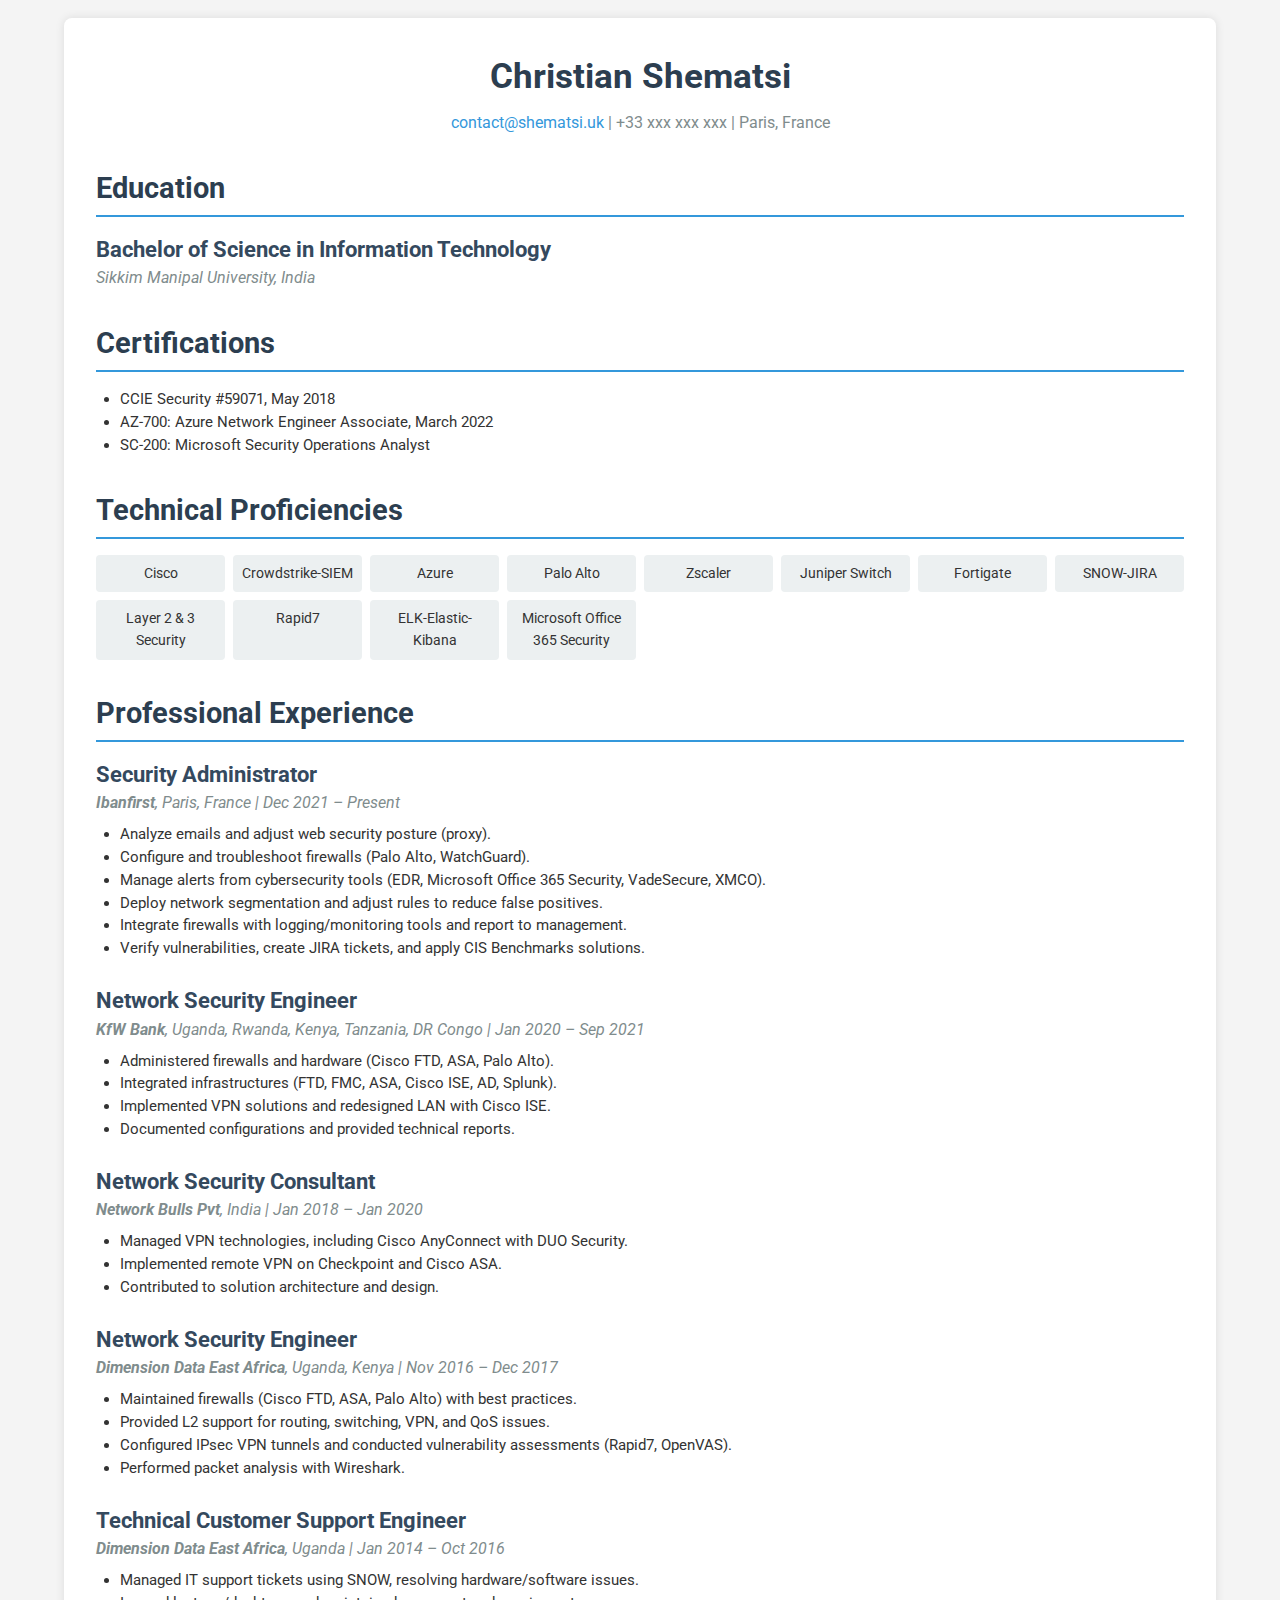
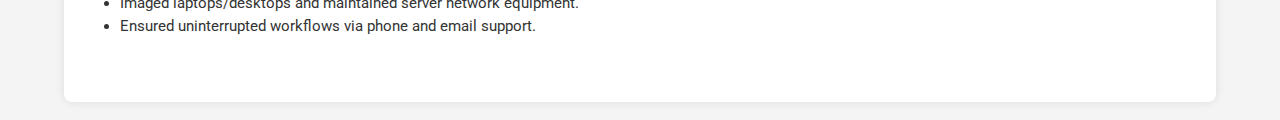
<file: index.html>
<!DOCTYPE html>
<html lang="en">
<head>
    <meta charset="UTF-8">
    <meta name="viewport" content="width=device-width, initial-scale=1.0, maximum-scale=1.0, user-scalable=no">
    <title>Christian Shematsi - Resume</title>
    <link rel="stylesheet" href="styles.css">
    <link href="https://fonts.googleapis.com/css2?family=Roboto:wght@300;400;700&display=swap" rel="stylesheet">
</head>
<body>
    <div class="container">
        <!-- Header Section -->
        <header>
            <h1>Christian Shematsi</h1>
            <p class="contact-info">
                <a href="mailto:shematsic@gmail.com">contact@shematsi.uk</a> | +33 xxx xxx xxx | Paris, France
            </p>
        </header>

        <!-- Education Section -->
        <section class="section">
            <h2>Education</h2>
            <div class="entry">
                <h3>Bachelor of Science in Information Technology</h3>
                <p>Sikkim Manipal University, India</p>
            </div>
        </section>

        <!-- Certifications Section -->
        <section class="section">
            <h2>Certifications</h2>
            <ul>
                <li>CCIE Security #59071, May 2018</li>
                <li>AZ-700: Azure Network Engineer Associate, March 2022</li>
                <li>SC-200: Microsoft Security Operations Analyst</li>
            </ul>
        </section>

        <!-- Technical Proficiencies Section -->
        <section class="section">
            <h2>Technical Proficiencies</h2>
            <div class="skills-grid">
                <span>Cisco</span>
                <span>Crowdstrike-SIEM</span>
                <span>Azure</span>
                <span>Palo Alto</span>
                <span>Zscaler</span>
                <span>Juniper Switch</span>
                <span>Fortigate</span>
                <span>SNOW-JIRA</span>
                <span>Layer 2 & 3 Security</span>
                <span>Rapid7</span>
                <span>ELK-Elastic-Kibana</span>
                <span>Microsoft Office 365 Security</span>
            </div>
        </section>

        <!-- Professional Experience Section -->
        <section class="section">
            <h2>Professional Experience</h2>

            <div class="entry">
                <h3>Security Administrator</h3>
                <p><strong>Ibanfirst</strong>, Paris, France | Dec 2021 – Present</p>
                <ul>
                    <li>Analyze emails and adjust web security posture (proxy).</li>
                    <li>Configure and troubleshoot firewalls (Palo Alto, WatchGuard).</li>
                    <li>Manage alerts from cybersecurity tools (EDR, Microsoft Office 365 Security, VadeSecure, XMCO).</li>
                    <li>Deploy network segmentation and adjust rules to reduce false positives.</li>
                    <li>Integrate firewalls with logging/monitoring tools and report to management.</li>
                    <li>Verify vulnerabilities, create JIRA tickets, and apply CIS Benchmarks solutions.</li>
                </ul>
            </div>

            <div class="entry">
                <h3>Network Security Engineer</h3>
                <p><strong>KfW Bank</strong>, Uganda, Rwanda, Kenya, Tanzania, DR Congo | Jan 2020 – Sep 2021</p>
                <ul>
                    <li>Administered firewalls and hardware (Cisco FTD, ASA, Palo Alto).</li>
                    <li>Integrated infrastructures (FTD, FMC, ASA, Cisco ISE, AD, Splunk).</li>
                    <li>Implemented VPN solutions and redesigned LAN with Cisco ISE.</li>
                    <li>Documented configurations and provided technical reports.</li>
                </ul>
            </div>

            <div class="entry">
                <h3>Network Security Consultant</h3>
                <p><strong>Network Bulls Pvt</strong>, India | Jan 2018 – Jan 2020</p>
                <ul>
                    <li>Managed VPN technologies, including Cisco AnyConnect with DUO Security.</li>
                    <li>Implemented remote VPN on Checkpoint and Cisco ASA.</li>
                    <li>Contributed to solution architecture and design.</li>
                </ul>
            </div>

            <div class="entry">
                <h3>Network Security Engineer</h3>
                <p><strong>Dimension Data East Africa</strong>, Uganda, Kenya | Nov 2016 – Dec 2017</p>
                <ul>
                    <li>Maintained firewalls (Cisco FTD, ASA, Palo Alto) with best practices.</li>
                    <li>Provided L2 support for routing, switching, VPN, and QoS issues.</li>
                    <li>Configured IPsec VPN tunnels and conducted vulnerability assessments (Rapid7, OpenVAS).</li>
                    <li>Performed packet analysis with Wireshark.</li>
                </ul>
            </div>

            <div class="entry">
                <h3>Technical Customer Support Engineer</h3>
                <p><strong>Dimension Data East Africa</strong>, Uganda | Jan 2014 – Oct 2016</p>
                <ul>
                    <li>Managed IT support tickets using SNOW, resolving hardware/software issues.</li>
                    <li>Imaged laptops/desktops and maintained server network equipment.</li>
                    <li>Ensured uninterrupted workflows via phone and email support.</li>
                </ul>
            </div>
        </section>
    </div>
</body>
</html>
</file>
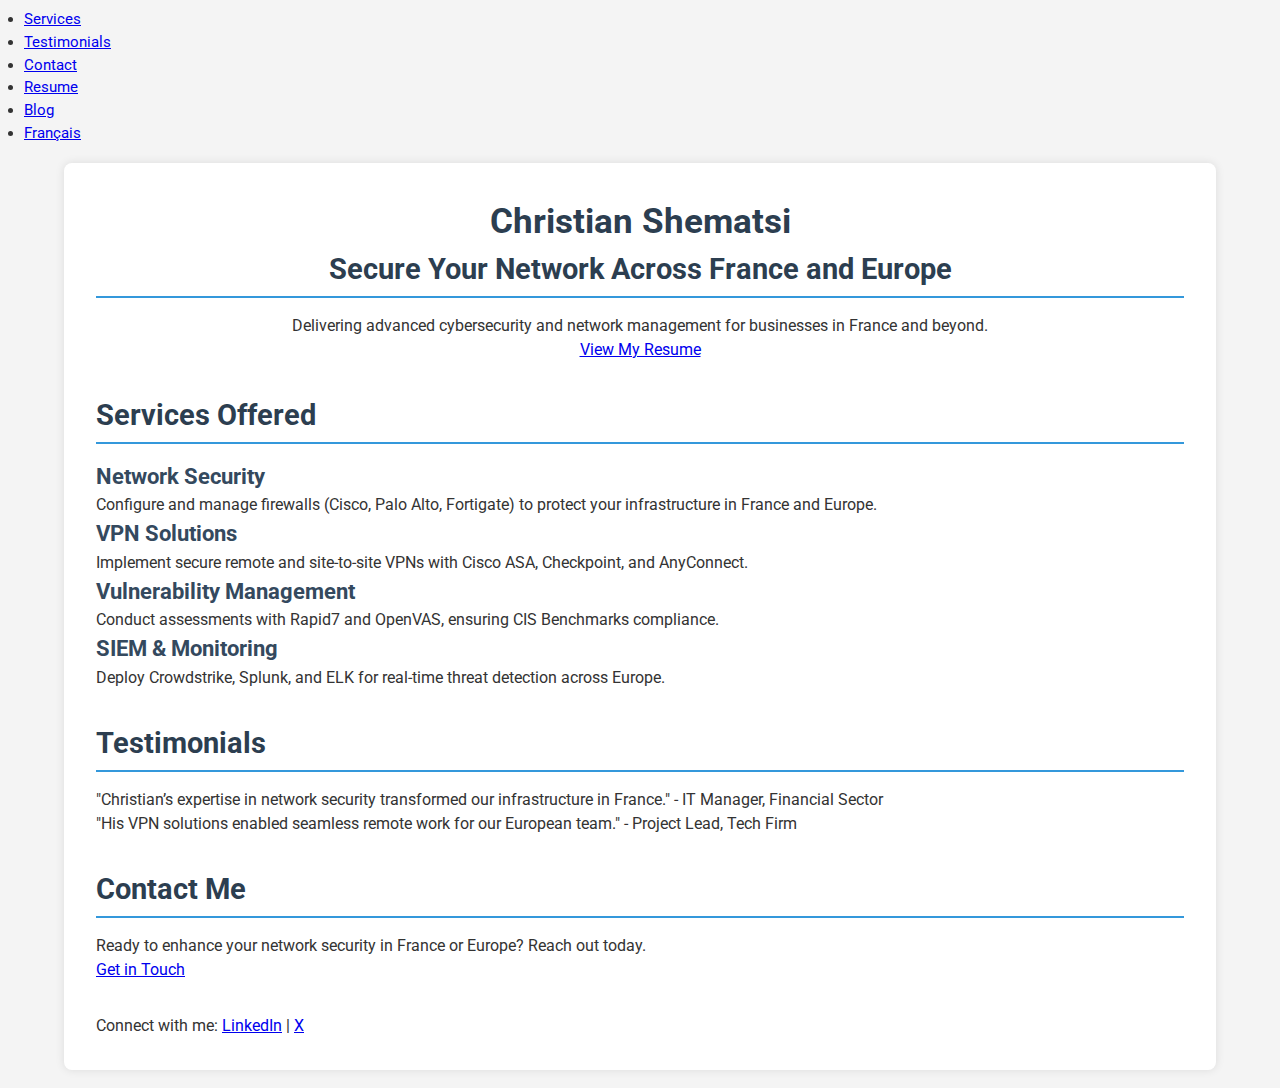
<file: index-fr.html>
<!DOCTYPE html>
<html lang="en">
<head>
    <meta charset="UTF-8">
    <meta name="viewport" content="width=device-width, initial-scale=1.0, maximum-scale=1.0, user-scalable=no">
    <title>Christian Shematsi - IT Services</title>
    <meta name="description" content="Christian Shematsi offers expert IT and network security services across France and Europe, specializing in firewall management, VPN solutions, and SIEM.">
    <meta name="keywords" content="Christian Shematsi, IT services France, network security France, cybersecurity consultant Europe, firewall management, VPN solutions, SIEM, CCIE Security">
    <meta name="author" content="Christian Shematsi">
    <meta name="robots" content="index, follow">
    <!-- Hreflang for Multilingual SEO -->
    <link rel="alternate" hreflang="en" href="https://shematsi.uk/">
    <link rel="alternate" hreflang="fr" href="https://shematsi.fr/">
    <!-- Schema Markup -->
    <script type="application/ld+json">
    {
      "@context": "https://schema.org",
      "@type": "Person",
      "name": "Christian Shematsi",
      "jobTitle": "Network Security Consultant",
      "email": "contact@shematsi.uk",
      "address": {
        "@type": "PostalAddress",
        "addressLocality": "Paris",
        "addressRegion": "Île-de-France",
        "addressCountry": "France"
      },
      "url": "https://shematsi.uk"
    }
    </script>
    <!-- Config Script -->
    <script src="config.js"></script>
    <!-- Language Redirection -->
    <script>
      if (!sessionStorage.getItem('languageRedirected')) {
        const userLang = navigator.language || navigator.languages[0];
        if (userLang.startsWith('fr') && window.location.pathname !== '/index-fr.html') {
          sessionStorage.setItem('languageRedirected', 'true');
          window.location.href = '/index-fr.html';
        }
      }
    </script>
    <link rel="stylesheet" href="styles.css">
    <link href="https://fonts.googleapis.com/css2?family=Roboto:wght@300;400;700&display=swap" rel="stylesheet">
    <link rel="icon" type="image/x-icon" href="favicon.ico">
</head>
<body>
    <nav class="sticky-nav">
        <ul>
            <li><a href="#services">Services</a></li>
            <li><a href="#testimonials">Testimonials</a></li>
            <li><a href="resume.html#contact">Contact</a></li>
            <li><a href="resume.html">Resume</a></li>
            <li><a href="blog.html">Blog</a></li>
            <li><a href="index-fr.html">Français</a></li>
        </ul>
    </nav>
    <div class="container">
        <!-- Hero Section -->
        <header class="hero">
            <h1>Christian Shematsi</h1>
            <h2>Secure Your Network Across France and Europe</h2>
            <p>Delivering advanced cybersecurity and network management for businesses in France and beyond.</p>
            <a href="resume.html" class="cta-button">View My Resume</a>
        </header>

        <!-- Services Section -->
        <section class="section" id="services">
            <h2>Services Offered</h2>
            <div class="services-grid">
                <div class="service">
                    <h3>Network Security</h3>
                    <p>Configure and manage firewalls (Cisco, Palo Alto, Fortigate) to protect your infrastructure in France and Europe.</p>
                </div>
                <div class="service">
                    <h3>VPN Solutions</h3>
                    <p>Implement secure remote and site-to-site VPNs with Cisco ASA, Checkpoint, and AnyConnect.</p>
                </div>
                <div class="service">
                    <h3>Vulnerability Management</h3>
                    <p>Conduct assessments with Rapid7 and OpenVAS, ensuring CIS Benchmarks compliance.</p>
                </div>
                <div class="service">
                    <h3>SIEM & Monitoring</h3>
                    <p>Deploy Crowdstrike, Splunk, and ELK for real-time threat detection across Europe.</p>
                </div>
            </div>
        </section>

        <!-- Testimonials Section -->
        <section class="section" id="testimonials">
            <h2>Testimonials</h2>
            <div class="testimonial">
                <p>"Christian’s expertise in network security transformed our infrastructure in France." - IT Manager, Financial Sector</p>
            </div>
            <div class="testimonial">
                <p>"His VPN solutions enabled seamless remote work for our European team." - Project Lead, Tech Firm</p>
            </div>
        </section>

        <!-- Contact Section -->
        <section class="section">
            <h2>Contact Me</h2>
            <p>Ready to enhance your network security in France or Europe? Reach out today.</p>
            <a href="resume.html#contact" class="cta-button">Get in Touch</a>
        </section>

        <!-- Footer -->
        <footer>
            <p>Connect with me: <a id="linkedin" href="#">LinkedIn</a> | <a id="x-profile" href="#">X</a></p>
            <script>
              document.getElementById('linkedin').href = CONFIG.linkedinUrl;
              document.getElementById('x-profile').href = CONFIG.xUrl;
            </script>
        </footer>
    </div>
</body>
</html>
</file>
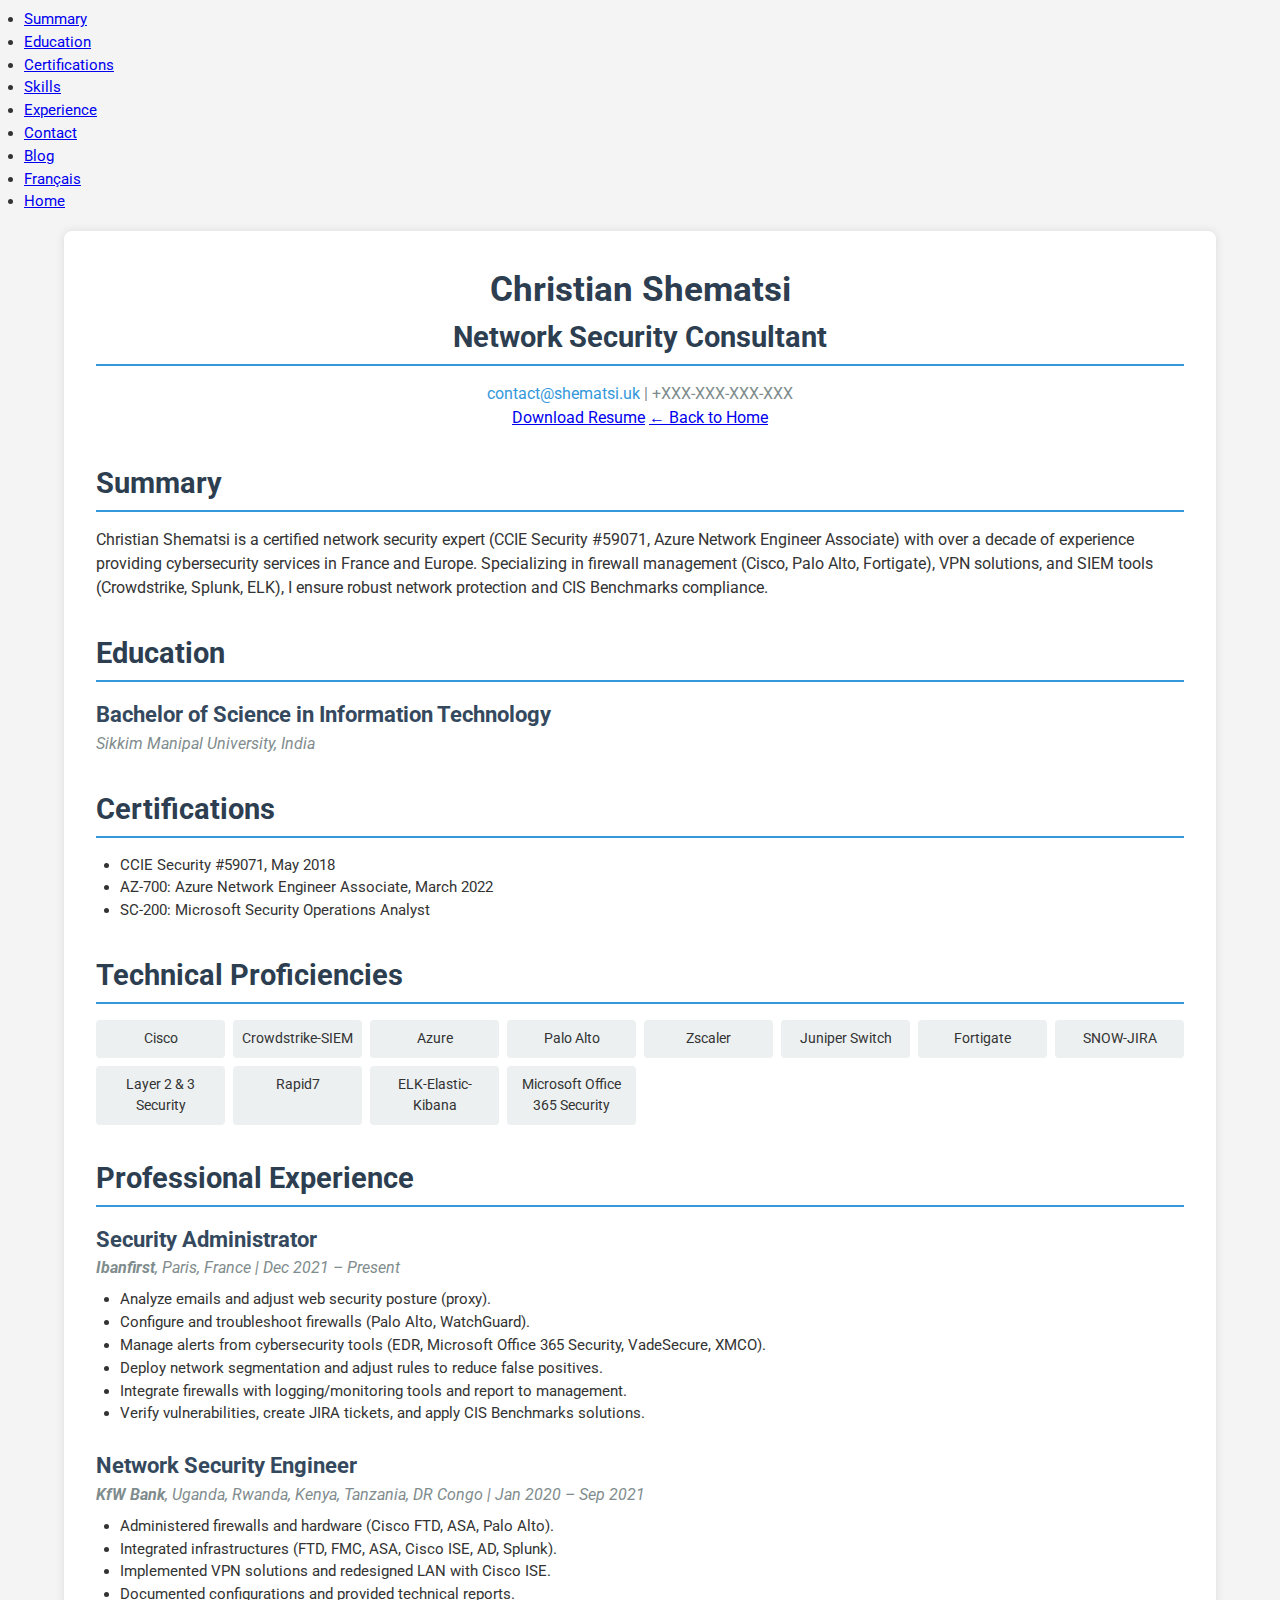
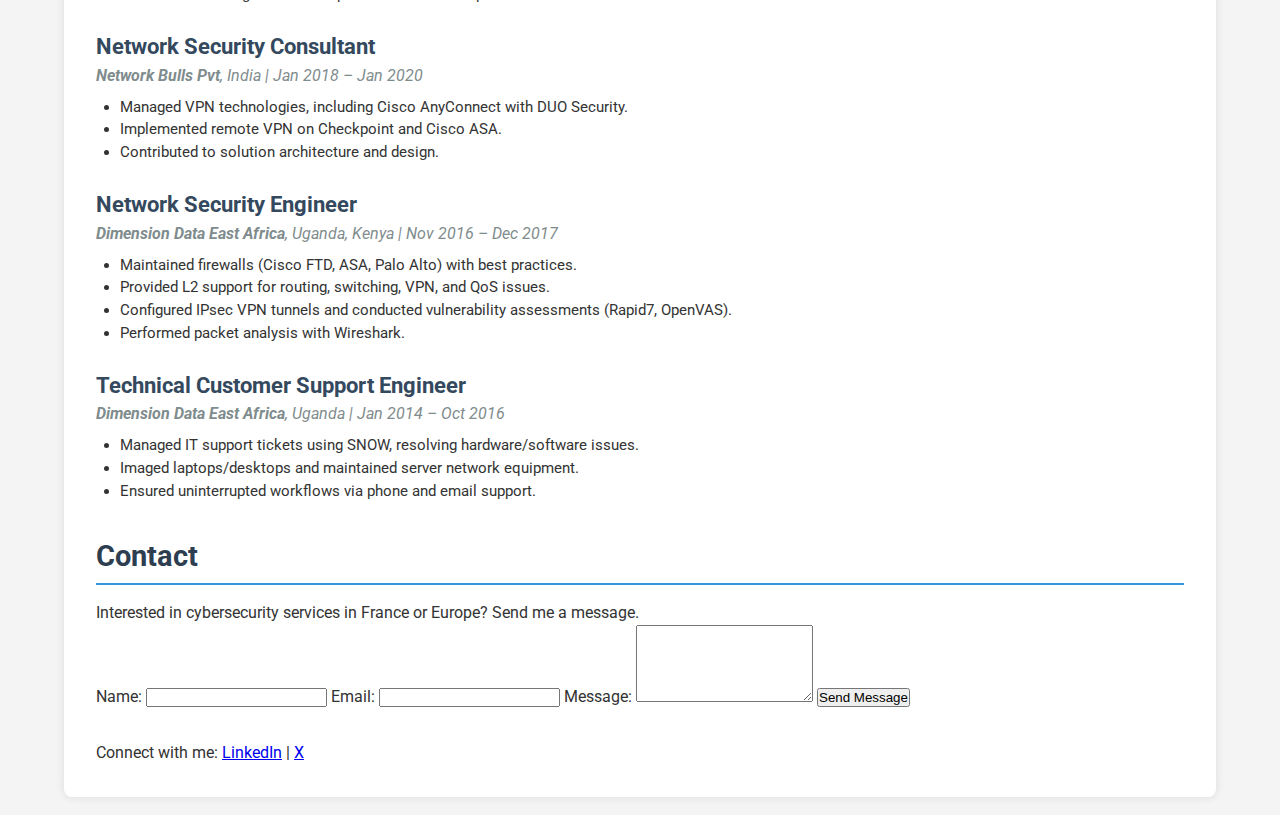
<file: resume-fr.html>
<!DOCTYPE html>
<html lang="fr">
<head>
    <meta charset="UTF-8">
    <meta name="viewport" content="width=device-width, initial-scale=1.0, maximum-scale=1.0, user-scalable=no">
    <title>Christian Shematsi - CV</title>
    <meta name="description" content="CV de Christian Shematsi, expert certifié en sécurité réseau (CCIE, Azure) proposant des services de cybersécurité en France et en Europe.">
    <meta name="keywords" content="Christian Shematsi CV, sécurité réseau France, consultant cybersécurité Europe, CCIE Security, Azure Network Engineer, services informatiques France">
    <meta name="author" content="Christian Shematsi">
    <meta name="robots" content="index, follow">
    <!-- Hreflang for Multilingual SEO -->
    <link rel="alternate" hreflang="en" href="https://shematsi.uk/resume.html">
    <link rel="alternate" hreflang="fr" href="https://shematsi.fr/resume-fr.html">
    <!-- Schema Markup -->
    <script type="application/ld+json">
    {
      "@context": "https://schema.org",
      "@type": "Person",
      "name": "Christian Shematsi",
      "jobTitle": "Consultant en Sécurité Réseau",
      "email": "contact@shematsi.uk",
      "address": {
        "@type": "PostalAddress",
        "addressLocality": "Paris",
        "addressRegion": "Île-de-France",
        "addressCountry": "France"
      },
      "url": "https://shematsi.fr/resume-fr.html"
    }
    </script>
    <!-- Config Script -->
    <script src="config.js"></script>
    <!-- Language Redirection -->
    <script>
      if (!sessionStorage.getItem('languageRedirected')) {
        const userLang = navigator.language || navigator.languages[0];
        if (userLang.startsWith('en') && window.location.pathname !== '/resume.html') {
          sessionStorage.setItem('languageRedirected', 'true');
          window.location.href = '/resume.html';
        }
      }
    </script>
    <link rel="stylesheet" href="styles.css">
    <link href="https://fonts.googleapis.com/css2?family=Roboto:wght@300;400;700&display=swap" rel="stylesheet">
    <link rel="icon" type="image/x-icon" href="favicon.ico">
</head>
<body>
    <nav class="sticky-nav">
        <ul>
            <li><a href="#resume">Résumé</a></li>
            <li><a href="#education">Formation</a></li>
            <li><a href="#certifications">Certifications</a></li>
            <li><a href="#competences">Compétences</a></li>
            <li><a href="#experience">Expérience</a></li>
            <li><a href="#contact">Contact</a></li>
            <li><a href="blog-fr.html">Blog</a></li>
            <li><a href="resume.html">English</a></li>
            <li><a href="index-fr.html">Accueil</a></li>
        </ul>
    </nav>
    <div class="container">
        <!-- Header Section -->
        <header>
            <h1>Christian Shematsi</h1>
            <h2>Consultant en Sécurité Réseau</h2>
            <p class="contact-info">
                <a href="mailto:contact@shematsi.uk">contact@shematsi.uk</a> | <span id="phone-number"></span>
            </p>
            <a href="resume-CV-Christian.pdf" class="cta-button" download>Télécharger CV</a>
            <a href="index-fr.html" class="back-link">← Retour à l'Accueil</a>
        </header>

        <!-- Summary Section -->
        <section class="section" id="resume">
            <h2>Résumé</h2>
            <p>Christian Shematsi est un expert certifié en sécurité réseau (CCIE Security #59071, Azure Network Engineer Associate) avec plus d'une décennie d'expérience dans la fourniture de services de cybersécurité en France et en Europe. Spécialisé dans la gestion de pare-feu (Cisco, Palo Alto, Fortigate), les solutions VPN et les outils SIEM (Crowdstrike, Splunk, ELK), je garantis une protection robuste des réseaux et la conformité aux normes CIS.</p>
        </section>

        <!-- Education Section -->
        <section class="section" id="education">
            <h2>Formation</h2>
            <div class="entry">
                <h3>Licence en Technologies de l'Information</h3>
                <p>Sikkim Manipal University, Inde</p>
            </div>
        </section>

        <!-- Certifications Section -->
        <section class="section" id="certifications">
            <h2>Certifications</h2>
            <ul>
                <li>CCIE Security #59071, Mai 2018</li>
                <li>AZ-700: Azure Network Engineer Associate, Mars 2022</li>
                <li>SC-200: Microsoft Security Operations Analyst</li>
            </ul>
        </section>

        <!-- Technical Proficiencies Section -->
        <section class="section" id="competences">
            <h2>Compétences Techniques</h2>
            <div class="skills-grid">
                <span>Cisco</span>
                <span>Crowdstrike-SIEM</span>
                <span>Azure</span>
                <span>Palo Alto</span>
                <span>Zscaler</span>
                <span>Juniper Switch</span>
                <span>Fortigate</span>
                <span>SNOW-JIRA</span>
                <span>Sécurité Couche 2 & 3</span>
                <span>Rapid7</span>
                <span>ELK-Elastic-Kibana</span>
                <span>Microsoft Office 365 Sécurité</span>
            </div>
        </section>

        <!-- Professional Experience Section -->
        <section class="section" id="experience">
            <h2>Expérience Professionnelle</h2>

            <div class="entry">
                <h3>Administrateur Sécurité</h3>
                <p><strong>Ibanfirst</strong>, Paris, France | Déc 2021 – Présent</p>
                <ul>
                    <li>Analyser les e-mails et ajuster la posture de sécurité web (proxy).</li>
                    <li>Configurer et dépanner les pare-feu (Palo Alto, WatchGuard).</li>
                    <li>Gérer les alertes des outils de cybersécurité (EDR, Microsoft Office 365 Sécurité, VadeSecure, XMCO).</li>
                    <li>Déployer la segmentation réseau et ajuster les règles pour réduire les faux positifs.</li>
                    <li>Intégrer les pare-feu avec des outils de journalisation/surveillance et rapporter à la direction.</li>
                    <li>Vérifier les vulnérabilités, créer des tickets JIRA et appliquer les solutions conformes aux normes CIS.</li>
                </ul>
            </div>

            <div class="entry">
                <h3>Ingénieur Sécurité Réseau</h3>
                <p><strong>KfW Bank</strong>, Ouganda, Rwanda, Kenya, Tanzanie, RDC | Jan 2020 – Sep 2021</p>
                <ul>
                    <li>Administrer les pare-feu et le matériel (Cisco FTD, ASA, Palo Alto).</li>
                    <li>Intégrer les infrastructures (FTD, FMC, ASA, Cisco ISE, AD, Splunk).</li>
                    <li>Mettre en œuvre des solutions VPN et redesigner le LAN avec Cisco ISE.</li>
                    <li>Documenter les configurations et fournir des rapports techniques.</li>
                </ul>
            </div>

            <div class="entry">
                <h3>Consultant en Sécurité Réseau</h3>
                <p><strong>Network Bulls Pvt</strong>, Inde | Jan 2018 – Jan 2020</p>
                <ul>
                    <li>Gérer les technologies VPN, y compris Cisco AnyConnect avec DUO Security.</li>
                    <li>Mettre en œuvre des VPN à distance sur Checkpoint et Cisco ASA.</li>
                    <li>Contribuer à l'architecture et à la conception de solutions.</li>
                </ul>
            </div>

            <div class="entry">
                <h3>Ingénieur Sécurité Réseau</h3>
                <p><strong>Dimension Data East Africa</strong>, Ouganda, Kenya | Nov 2016 – Déc 2017</p>
                <ul>
                    <li>Maintenir les pare-feu (Cisco FTD, ASA, Palo Alto) avec les meilleures pratiques.</li>
                    <li>Fournir un support L2 pour les problèmes de routage, commutation, VPN et QoS.</li>
                    <li>Configurer des tunnels VPN IPsec et réaliser des évaluations de vulnérabilités (Rapid7, OpenVAS).</li>
                    <li>Effectuer une analyse de paquets avec Wireshark.</li>
                </ul>
            </div>

            <div class="entry">
                <h3>Ingénieur Support Client Technique</h3>
                <p><strong>Dimension Data East Africa</strong>, Ouganda | Jan 2014 – Oct 2016</p>
                <ul>
                    <li>Gérer les tickets de support informatique avec SNOW, résolvant les problèmes matériels/logiciels.</li>
                    <li>Installer des images sur ordinateurs portables/bureaux et maintenir l'équipement réseau des serveurs.</li>
                    <li>Assurer des flux de travail ininterrompus via un support téléphonique et par e-mail.</li>
                </ul>
            </div>
        </section>

        <!-- Contact Form Section -->
        <section class="section" id="contact">
            <h2>Contact</h2>
            <p>Intéressé par des services de cybersécurité en France ou en Europe ? Envoyez-moi un message.</p>
            <form id="contact-form" method="POST" class="contact-form">
                <label for="name">Nom :</label>
                <input type="text" id="name" name="name" required>
                
                <label for="email">E-mail :</label>
                <input type="email" id="email" name="email" required>
                
                <label for="message">Message :</label>
                <textarea id="message" name="message" rows="5" required></textarea>
                
                <button type="submit" class="cta-button">Envoyer Message</button>
            </form>
        </section>

        <!-- Footer -->
        <footer>
            <p>Connectez-vous avec moi : <a id="linkedin" href="#">LinkedIn</a> | <a id="x-profile" href="#">X</a></p>
            <script>
              // Set Formspree endpoint
              document.getElementById('contact-form').action = CONFIG.formspreeEndpoint;
              // Set contact info
              document.getElementById('linkedin').href = CONFIG.linkedinUrl;
              document.getElementById('x-profile').href = CONFIG.xUrl;
              document.getElementById('phone-number').textContent = CONFIG.phoneNumber;
            </script>
        </footer>
    </div>
</body>
</html>
</file>
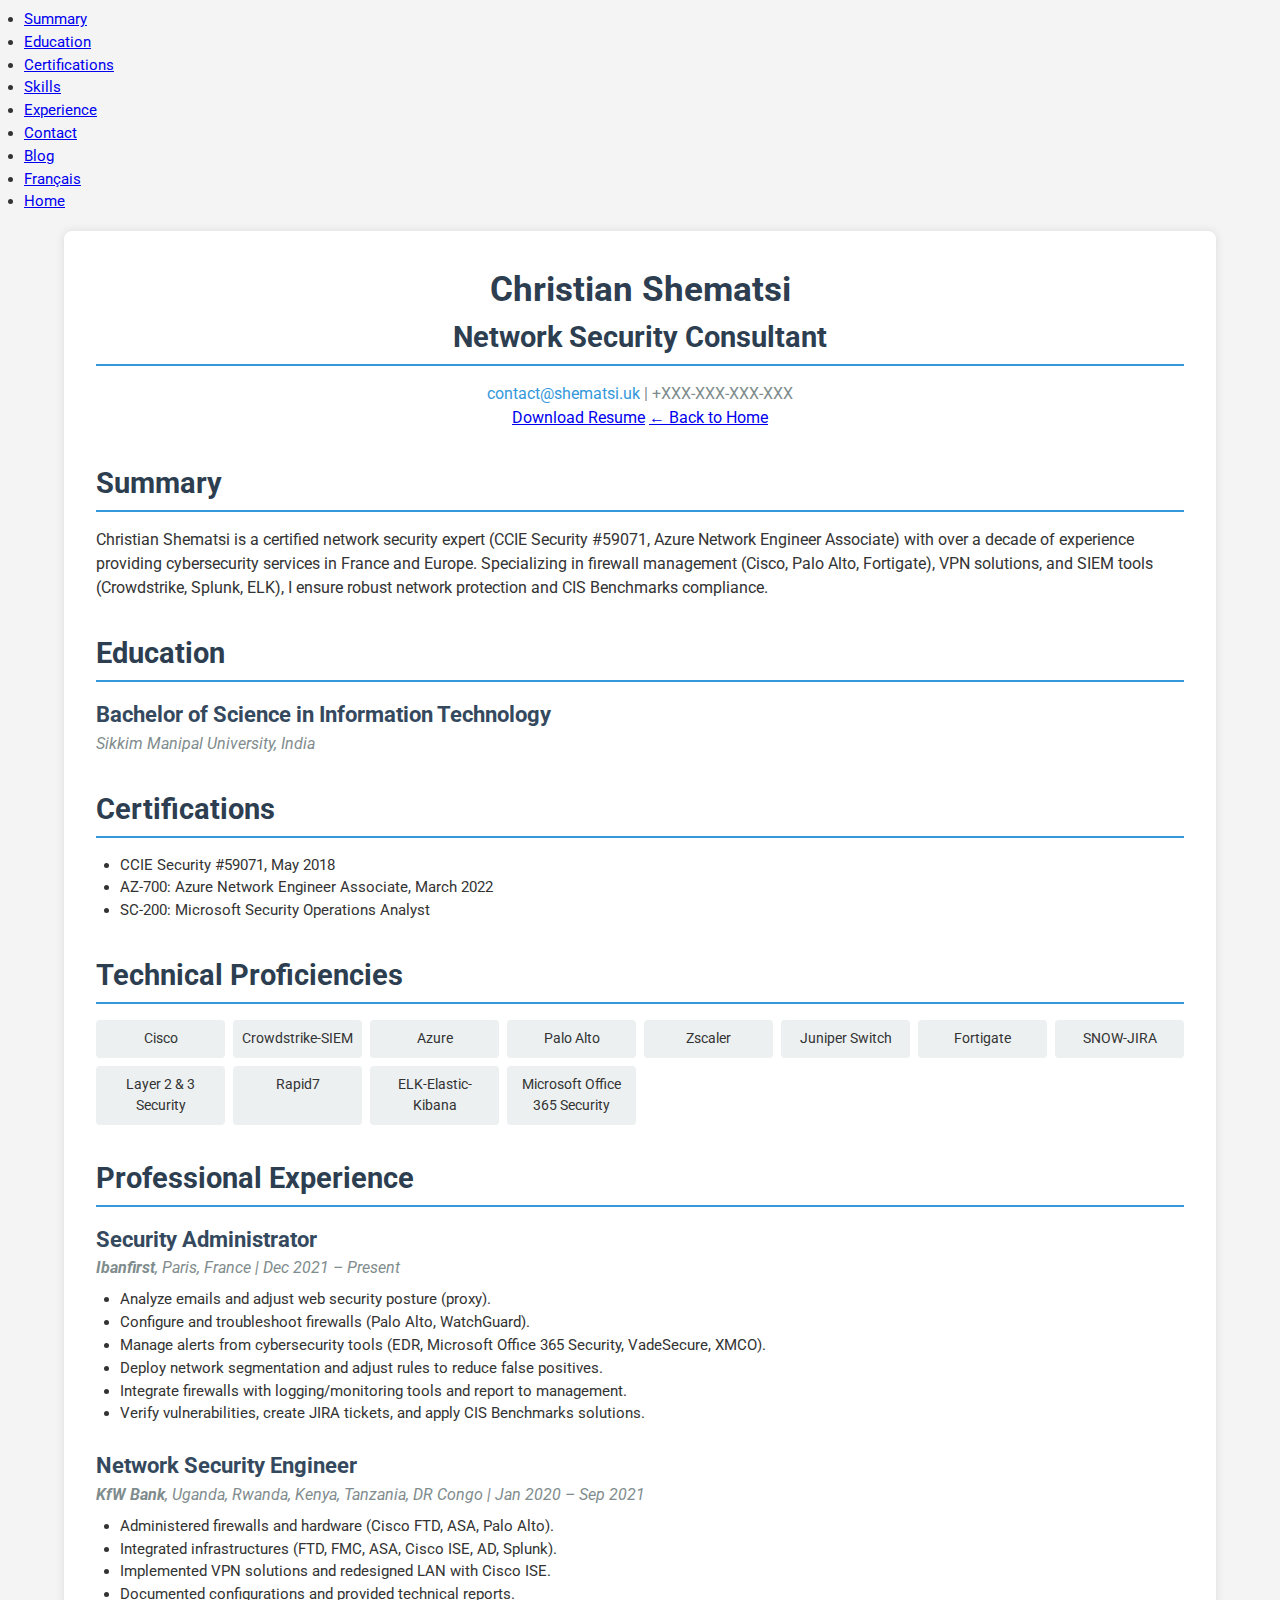
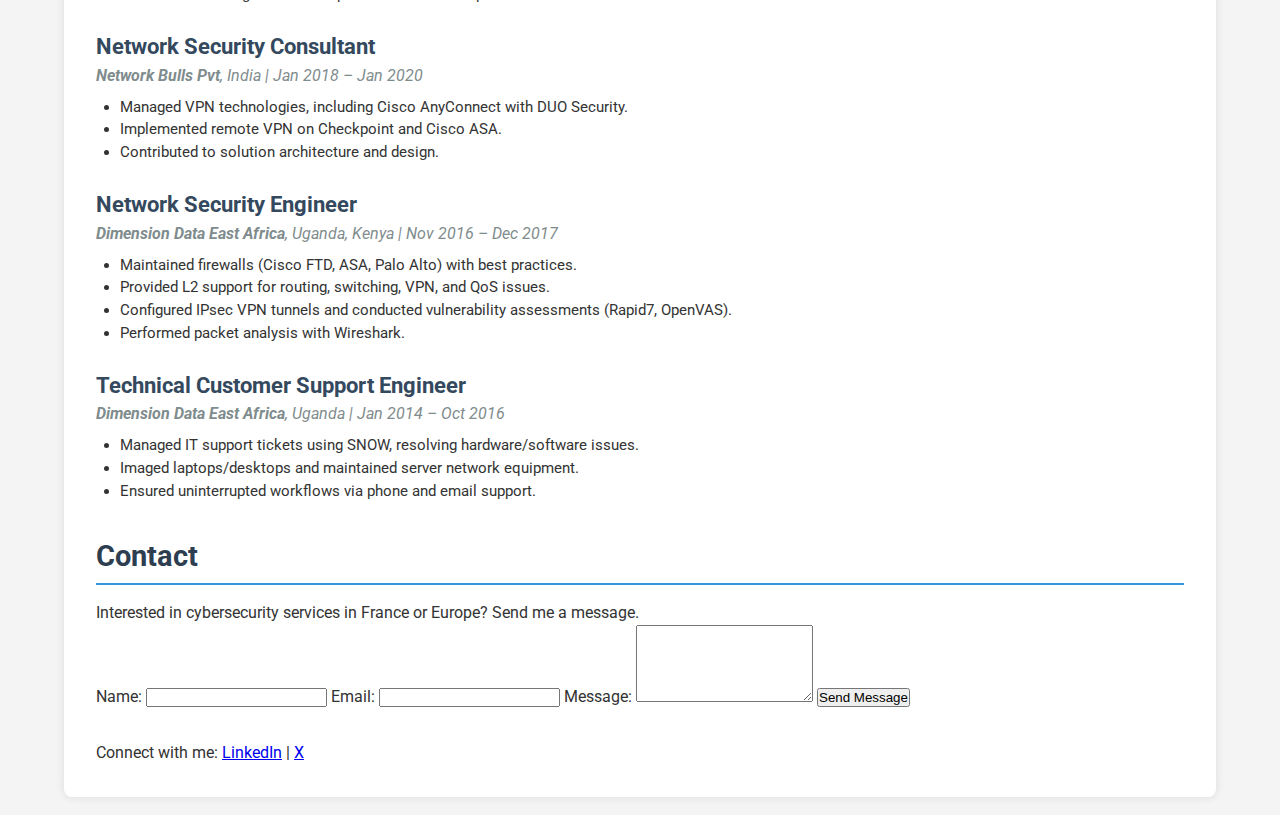
<file: resume.html>
<!DOCTYPE html>
<html lang="en">
<head>
    <meta charset="UTF-8">
    <meta name="viewport" content="width=device-width, initial-scale=1.0, maximum-scale=1.0, user-scalable=no">
    <title>Christian Shematsi - Resume</title>
    <meta name="description" content="Resume of Christian Shematsi, a certified network security expert (CCIE, Azure) offering cybersecurity services in France and Europe.">
    <meta name="keywords" content="Christian Shematsi resume, network security France, cybersecurity consultant Europe, CCIE Security, Azure Network Engineer, IT services France">
    <meta name="author" content="Christian Shematsi">
    <meta name="robots" content="index, follow">
    <!-- Hreflang for Multilingual SEO -->
    <link rel="alternate" hreflang="en" href="https://shematsi.uk/resume.html">
    <link rel="alternate" hreflang="fr" href="https://shematsi.fr/resume-fr.html">
    <!-- Schema Markup -->
    <script type="application/ld+json">
    {
      "@context": "https://schema.org",
      "@type": "Person",
      "name": "Christian Shematsi",
      "jobTitle": "Network Security Consultant",
      "email": "contact@shematsi.uk",
      "address": {
        "@type": "PostalAddress",
        "addressLocality": "Paris",
        "addressRegion": "Île-de-France",
        "addressCountry": "France"
      },
      "url": "https://shematsi.uk/resume.html"
    }
    </script>
    <!-- Config Script -->
    <script src="config.js"></script>
    <!-- Language Redirection -->
    <script>
      if (!sessionStorage.getItem('languageRedirected')) {
        const userLang = navigator.language || navigator.languages[0];
        if (userLang.startsWith('fr') && window.location.pathname !== '/resume-fr.html') {
          sessionStorage.setItem('languageRedirected', 'true');
          window.location.href = '/resume-fr.html';
        }
      }
    </script>
    <link rel="stylesheet" href="styles.css">
    <link href="https://fonts.googleapis.com/css2?family=Roboto:wght@300;400;700&display=swap" rel="stylesheet">
    <link rel="icon" type="image/x-icon" href="favicon.ico">
</head>
<body>
    <nav class="sticky-nav">
        <ul>
            <li><a href="#summary">Summary</a></li>
            <li><a href="#education">Education</a></li>
            <li><a href="#certifications">Certifications</a></li>
            <li><a href="#skills">Skills</a></li>
            <li><a href="#experience">Experience</a></li>
            <li><a href="#contact">Contact</a></li>
            <li><a href="blog.html">Blog</a></li>
            <li><a href="resume-fr.html">Français</a></li>
            <li><a href="index.html">Home</a></li>
        </ul>
    </nav>
    <div class="container">
        <!-- Header Section -->
        <header>
            <h1>Christian Shematsi</h1>
            <h2>Network Security Consultant</h2>
            <p class="contact-info">
                <a href="mailto:contact@shematsi.uk">contact@shematsi.uk</a> | <span id="phone-number"></span>
            </p>
            <a href="resume-CV-Christian.pdf" class="cta-button" download>Download Resume</a>
            <a href="index.html" class="back-link">← Back to Home</a>
        </header>

        <!-- Summary Section -->
        <section class="section" id="summary">
            <h2>Summary</h2>
            <p>Christian Shematsi is a certified network security expert (CCIE Security #59071, Azure Network Engineer Associate) with over a decade of experience providing cybersecurity services in France and Europe. Specializing in firewall management (Cisco, Palo Alto, Fortigate), VPN solutions, and SIEM tools (Crowdstrike, Splunk, ELK), I ensure robust network protection and CIS Benchmarks compliance.</p>
        </section>

        <!-- Education Section -->
        <section class="section" id="education">
            <h2>Education</h2>
            <div class="entry">
                <h3>Bachelor of Science in Information Technology</h3>
                <p>Sikkim Manipal University, India</p>
            </div>
        </section>

        <!-- Certifications Section -->
        <section class="section" id="certifications">
            <h2>Certifications</h2>
            <ul>
                <li>CCIE Security #59071, May 2018</li>
                <li>AZ-700: Azure Network Engineer Associate, March 2022</li>
                <li>SC-200: Microsoft Security Operations Analyst</li>
            </ul>
        </section>

        <!-- Technical Proficiencies Section -->
        <section class="section" id="skills">
            <h2>Technical Proficiencies</h2>
            <div class="skills-grid">
                <span>Cisco</span>
                <span>Crowdstrike-SIEM</span>
                <span>Azure</span>
                <span>Palo Alto</span>
                <span>Zscaler</span>
                <span>Juniper Switch</span>
                <span>Fortigate</span>
                <span>SNOW-JIRA</span>
                <span>Layer 2 & 3 Security</span>
                <span>Rapid7</span>
                <span>ELK-Elastic-Kibana</span>
                <span>Microsoft Office 365 Security</span>
            </div>
        </section>

        <!-- Professional Experience Section -->
        <section class="section" id="experience">
            <h2>Professional Experience</h2>

            <div class="entry">
                <h3>Security Administrator</h3>
                <p><strong>Ibanfirst</strong>, Paris, France | Dec 2021 – Present</p>
                <ul>
                    <li>Analyze emails and adjust web security posture (proxy).</li>
                    <li>Configure and troubleshoot firewalls (Palo Alto, WatchGuard).</li>
                    <li>Manage alerts from cybersecurity tools (EDR, Microsoft Office 365 Security, VadeSecure, XMCO).</li>
                    <li>Deploy network segmentation and adjust rules to reduce false positives.</li>
                    <li>Integrate firewalls with logging/monitoring tools and report to management.</li>
                    <li>Verify vulnerabilities, create JIRA tickets, and apply CIS Benchmarks solutions.</li>
                </ul>
            </div>

            <div class="entry">
                <h3>Network Security Engineer</h3>
                <p><strong>KfW Bank</strong>, Uganda, Rwanda, Kenya, Tanzania, DR Congo | Jan 2020 – Sep 2021</p>
                <ul>
                    <li>Administered firewalls and hardware (Cisco FTD, ASA, Palo Alto).</li>
                    <li>Integrated infrastructures (FTD, FMC, ASA, Cisco ISE, AD, Splunk).</li>
                    <li>Implemented VPN solutions and redesigned LAN with Cisco ISE.</li>
                    <li>Documented configurations and provided technical reports.</li>
                </ul>
            </div>

            <div class="entry">
                <h3>Network Security Consultant</h3>
                <p><strong>Network Bulls Pvt</strong>, India | Jan 2018 – Jan 2020</p>
                <ul>
                    <li>Managed VPN technologies, including Cisco AnyConnect with DUO Security.</li>
                    <li>Implemented remote VPN on Checkpoint and Cisco ASA.</li>
                    <li>Contributed to solution architecture and design.</li>
                </ul>
            </div>

            <div class="entry">
                <h3>Network Security Engineer</h3>
                <p><strong>Dimension Data East Africa</strong>, Uganda, Kenya | Nov 2016 – Dec 2017</p>
                <ul>
                    <li>Maintained firewalls (Cisco FTD, ASA, Palo Alto) with best practices.</li>
                    <li>Provided L2 support for routing, switching, VPN, and QoS issues.</li>
                    <li>Configured IPsec VPN tunnels and conducted vulnerability assessments (Rapid7, OpenVAS).</li>
                    <li>Performed packet analysis with Wireshark.</li>
                </ul>
            </div>

            <div class="entry">
                <h3>Technical Customer Support Engineer</h3>
                <p><strong>Dimension Data East Africa</strong>, Uganda | Jan 2014 – Oct 2016</p>
                <ul>
                    <li>Managed IT support tickets using SNOW, resolving hardware/software issues.</li>
                    <li>Imaged laptops/desktops and maintained server network equipment.</li>
                    <li>Ensured uninterrupted workflows via phone and email support.</li>
                </ul>
            </div>
        </section>

        <!-- Contact Form Section -->
        <section class="section" id="contact">
            <h2>Contact</h2>
            <p>Interested in cybersecurity services in France or Europe? Send me a message.</p>
            <form id="contact-form" method="POST" class="contact-form">
                <label for="name">Name:</label>
                <input type="text" id="name" name="name" required>
                
                <label for="email">Email:</label>
                <input type="email" id="email" name="email" required>
                
                <label for="message">Message:</label>
                <textarea id="message" name="message" rows="5" required></textarea>
                
                <button type="submit" class="cta-button">Send Message</button>
            </form>
        </section>

        <!-- Footer -->
        <footer>
            <p>Connect with me: <a id="linkedin" href="#">LinkedIn</a> | <a id="x-profile" href="#">X</a></p>
            <script>
              // Set Formspree endpoint
              document.getElementById('contact-form').action = CONFIG.formspreeEndpoint;
              // Set contact info
              document.getElementById('linkedin').href = CONFIG.linkedinUrl;
              document.getElementById('x-profile').href = CONFIG.xUrl;
              document.getElementById('phone-number').textContent = CONFIG.phoneNumber;
            </script>
        </footer>
    </div>
</body>
</html>
</file>
<file: styles.css>
/* Reset default styles */
* {
    margin: 0;
    padding: 0;
    box-sizing: border-box;
}

body {
    font-family: 'Roboto', sans-serif;
    line-height: 1.5;
    color: #333;
    background-color: #f4f4f4;
    overflow-x: hidden; /* Prevent horizontal overflow */
}

/* Container */
.container {
    max-width: 100%;
    width: 90vw; /* Relative to viewport width */
    margin: 2vh auto;
    padding: 2rem;
    background: #fff;
    border-radius: 8px;
    box-shadow: 0 0 10px rgba(0, 0, 0, 0.1);
}

/* Header */
header {
    text-align: center;
    margin-bottom: 2rem;
}

h1 {
    font-size: clamp(1.8rem, 5vw, 2.2rem); /* Responsive font size */
    color: #2c3e50;
}

.contact-info {
    font-size: clamp(0.8rem, 3vw, 1rem);
    color: #7f8c8d;
    margin-top: 0.5rem;
}

.contact-info a {
    color: #3498db;
    text-decoration: none;
}

.contact-info a:hover {
    text-decoration: underline;
}

/* Sections */
.section {
    margin-bottom: 2rem;
}

h2 {
    font-size: clamp(1.4rem, 4vw, 1.8rem);
    color: #2c3e50;
    border-bottom: 2px solid #3498db;
    padding-bottom: 0.3rem;
    margin-bottom: 1rem;
}

h3 {
    font-size: clamp(1.2rem, 3.5vw, 1.4rem);
    color: #34495e;
}

.entry {
    margin-bottom: 1.5rem;
}

.entry p {
    font-style: italic;
    color: #7f8c8d;
    font-size: clamp(0.9rem, 2.5vw, 1rem);
}

ul {
    list-style-type: disc;
    margin-left: 1.5rem;
    margin-top: 0.5rem;
    font-size: clamp(0.85rem, 2.5vw, 0.95rem);
}

/* Skills Grid */
.skills-grid {
    display: grid;
    grid-template-columns: repeat(auto-fit, minmax(120px, 1fr));
    gap: 0.5rem;
    margin-top: 0.5rem;
}

.skills-grid span {
    background: #ecf0f1;
    padding: 0.5rem;
    border-radius: 4px;
    text-align: center;
    font-size: clamp(0.8rem, 2.5vw, 0.9rem);
}

/* Mobile-Specific Adjustments */
@media (max-width: 768px) {
    .container {
        padding: 1rem;
        width: 95vw; /* Slightly wider on mobile */
    }

    h1 {
        font-size: clamp(1.5rem, 6vw, 1.8rem);
    }

    h2 {
        font-size: clamp(1.2rem, 5vw, 1.5rem);
    }

    h3 {
        font-size: clamp(1rem, 4vw, 1.2rem);
    }

    .contact-info, .entry p, ul, .skills-grid span {
        font-size: clamp(0.75rem, 3.5vw, 0.85rem);
    }

    .skills-grid {
        grid-template-columns: repeat(auto-fit, minmax(100px, 1fr));
        gap: 0.4rem;
    }

    ul {
        margin-left: 1rem;
    }
}

/* Extra Small Devices (e.g., very small phones) */
@media (max-width: 480px) {
    .container {
        padding: 0.8rem;
        margin: 1vh auto;
    }

    h1 {
        font-size: clamp(1.3rem, 6vw, 1.6rem);
    }

    h2 {
        font-size: clamp(1rem, 4.5vw, 1.3rem);
    }

    h3 {
        font-size: clamp(0.9rem, 4vw, 1.1rem);
    }

    .skills-grid {
        grid-template-columns: 1fr; /* Stack skills vertically */
    }
}
</file>
